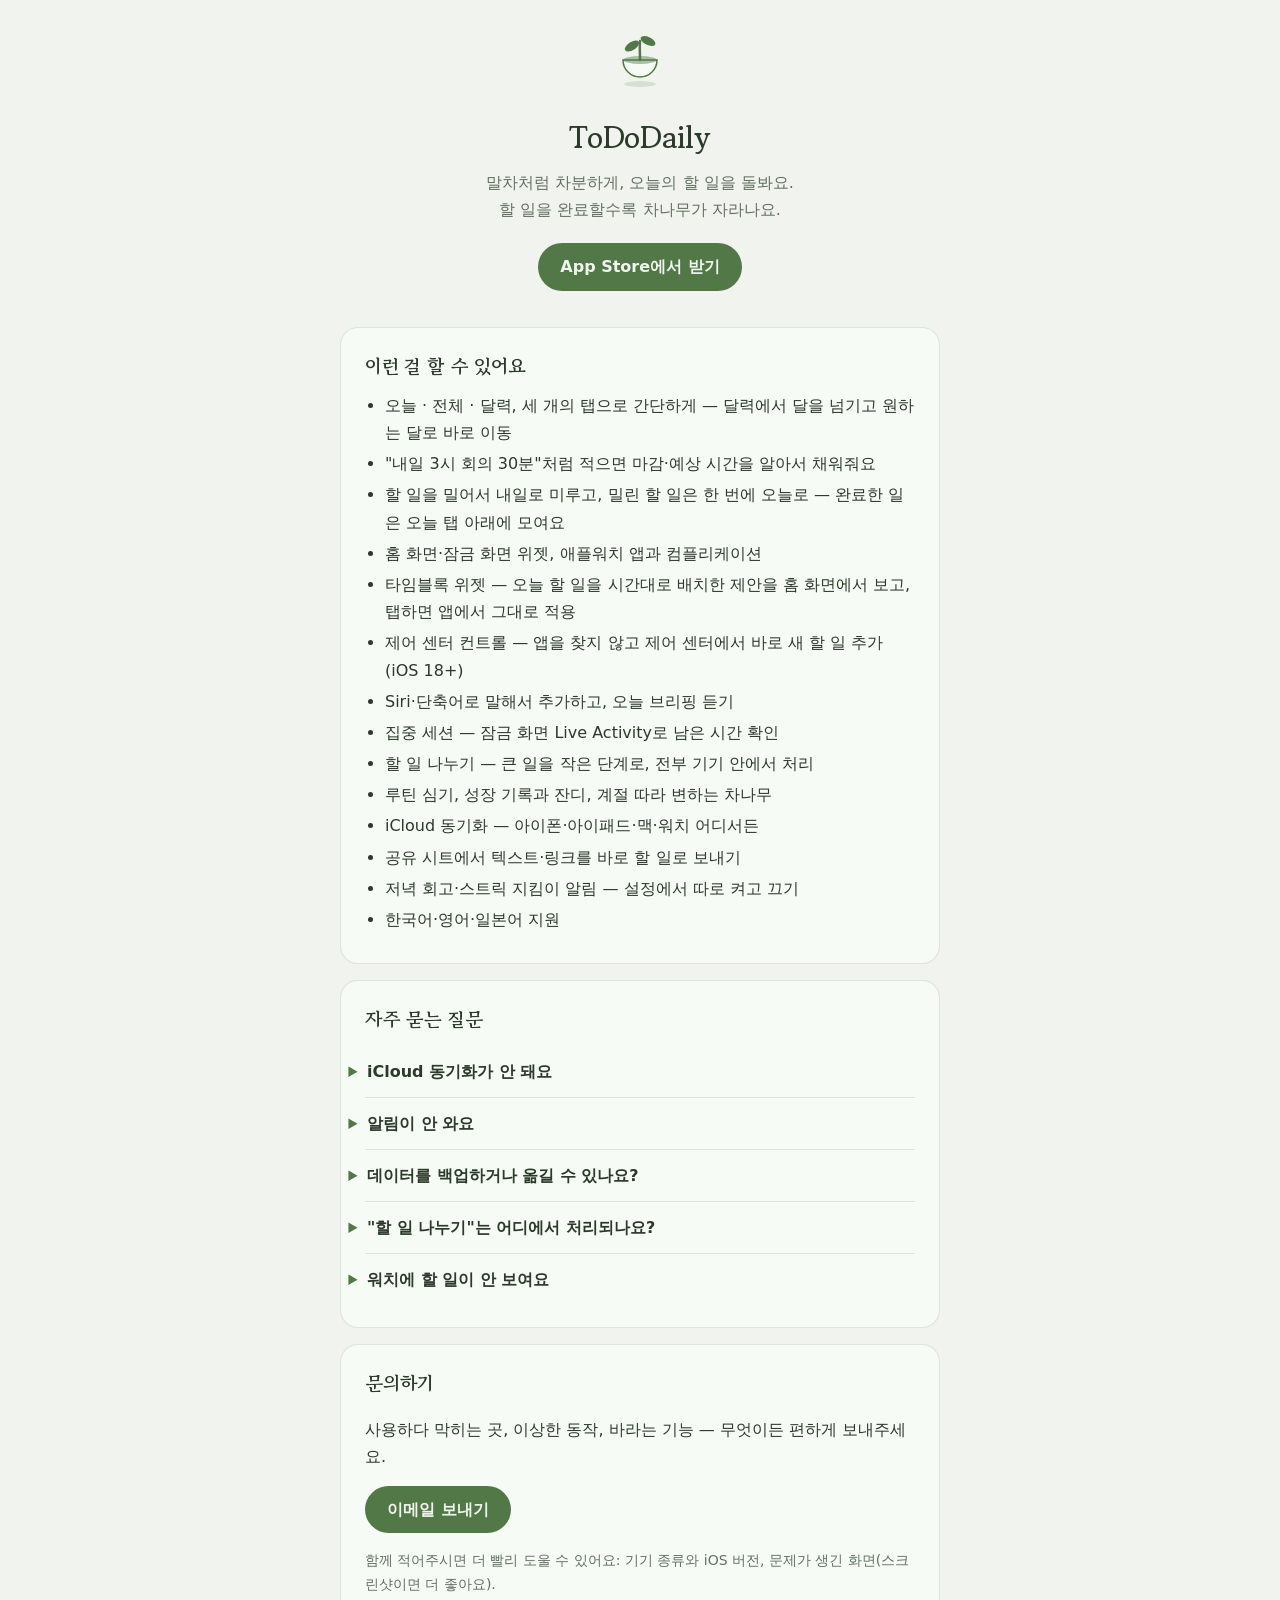
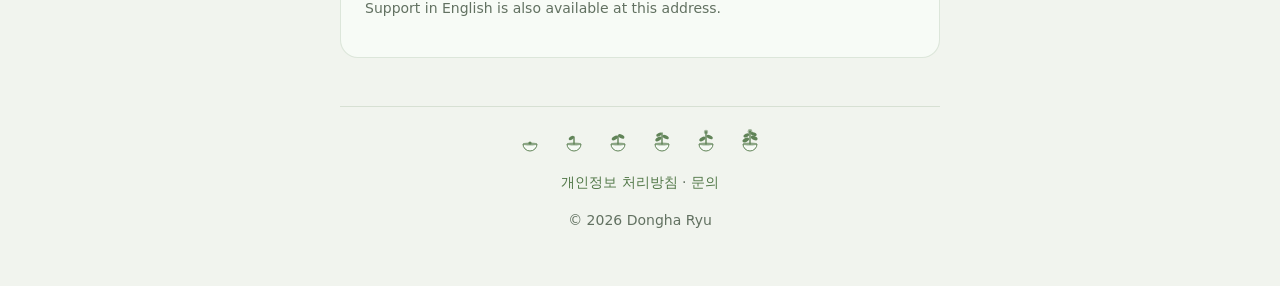
<file: index.html>
<!doctype html>
<html lang="ko">
<head>
  <meta charset="utf-8" />
  <title>ToDoDaily 지원</title>
  <meta name="viewport" content="width=device-width,initial-scale=1" />
  <meta name="description" content="ToDoDaily 지원 페이지 — 자주 묻는 질문과 문의 방법" />
  <link rel="preconnect" href="https://fonts.googleapis.com" />
  <link rel="preconnect" href="https://fonts.gstatic.com" crossorigin />
  <link href="https://fonts.googleapis.com/css2?family=Gowun+Batang:wght@400;700&display=swap" rel="stylesheet" />
  <link rel="stylesheet" href="./style.css" />
</head>
<body>
<div class="wrap">

  <header class="hero">
    <svg width="76" height="76" viewBox="0 0 76 76" aria-hidden="true">
      <ellipse cx="38" cy="64" rx="16" ry="3" fill="var(--line)"/>
      <path d="M21 40 a17 17 0 0 0 34 0 z" fill="var(--card)" stroke="var(--matcha)" stroke-width="1.5"/>
      <ellipse cx="38" cy="40" rx="17" ry="4" fill="var(--matcha)" opacity="0.45"/>
      <path d="M38 40 C38 32 37.5 27 38 21" stroke="var(--matcha)" stroke-width="2.5" fill="none" stroke-linecap="round"/>
      <ellipse cx="30" cy="26" rx="8" ry="4" transform="rotate(-32 30 26)" fill="var(--matcha)"/>
      <ellipse cx="46" cy="21" rx="8" ry="4" transform="rotate(26 46 21)" fill="var(--matcha)"/>
    </svg>
    <h1 class="brand">ToDoDaily</h1>
    <p class="tagline">말차처럼 차분하게, 오늘의 할 일을 돌봐요.<br/>
      할 일을 완료할수록 차나무가 자라나요.</p>
    <a class="btn" href="https://apps.apple.com/app/id6799455933">App Store에서 받기</a>
  </header>

  <section class="card">
    <h2>이런 걸 할 수 있어요</h2>
    <ul>
      <li>오늘 · 전체 · 달력, 세 개의 탭으로 간단하게 — 달력에서 달을 넘기고 원하는 달로 바로 이동</li>
      <li>"내일 3시 회의 30분"처럼 적으면 마감·예상 시간을 알아서 채워줘요</li>
      <li>할 일을 밀어서 내일로 미루고, 밀린 할 일은 한 번에 오늘로 — 완료한 일은 오늘 탭 아래에 모여요</li>
      <li>홈 화면·잠금 화면 위젯, 애플워치 앱과 컴플리케이션</li>
      <li>타임블록 위젯 — 오늘 할 일을 시간대로 배치한 제안을 홈 화면에서 보고, 탭하면 앱에서 그대로 적용</li>
      <li>제어 센터 컨트롤 — 앱을 찾지 않고 제어 센터에서 바로 새 할 일 추가 (iOS 18+)</li>
      <li>Siri·단축어로 말해서 추가하고, 오늘 브리핑 듣기</li>
      <li>집중 세션 — 잠금 화면 Live Activity로 남은 시간 확인</li>
      <li>할 일 나누기 — 큰 일을 작은 단계로, 전부 기기 안에서 처리</li>
      <li>루틴 심기, 성장 기록과 잔디, 계절 따라 변하는 차나무</li>
      <li>iCloud 동기화 — 아이폰·아이패드·맥·워치 어디서든</li>
      <li>공유 시트에서 텍스트·링크를 바로 할 일로 보내기</li>
      <li>저녁 회고·스트릭 지킴이 알림 — 설정에서 따로 켜고 끄기</li>
      <li>한국어·영어·일본어 지원</li>
    </ul>
  </section>

  <section class="card">
    <h2>자주 묻는 질문</h2>

    <details>
      <summary>iCloud 동기화가 안 돼요</summary>
      <p>설정 탭에서 <strong>iCloud 동기화</strong>가 켜져 있는지, 두 기기가 <strong>같은 Apple 계정</strong>으로 로그인돼 있는지 확인해 주세요. 네트워크 상태에 따라 반영까지 몇 분 걸릴 수 있어요. 기기의 설정 앱 &gt; Apple 계정 &gt; iCloud에서 ToDoDaily가 허용돼 있는지도 확인해 주세요.</p>
    </details>

    <details>
      <summary>알림이 안 와요</summary>
      <p>설정 앱 &gt; 알림 &gt; ToDoDaily에서 알림이 허용돼 있는지 확인해 주세요. 앱의 설정 탭에서 <strong>조용 시간</strong>을 켜 두었다면 그 시간대의 마감 알림은 조용 시간이 끝난 뒤로 미뤄져요. 기기의 집중 모드(방해금지)도 알림을 가릴 수 있어요. 아침 알림·저녁 회고·스트릭 지킴이는 앱의 설정 &gt; 알림에서 따로 켜고 끌 수 있어요.</p>
    </details>

    <details>
      <summary>데이터를 백업하거나 옮길 수 있나요?</summary>
      <p>iCloud 동기화를 켜 두면 같은 Apple 계정의 새 기기에서 자동으로 이어져요. 앱의 설정 &gt; 데이터에서 애플 <strong>미리알림·캘린더로 내보내기</strong>도 할 수 있고, 오늘 목록은 공유 버튼으로 텍스트 체크리스트로 보낼 수 있어요.</p>
    </details>

    <details>
      <summary>"할 일 나누기"는 어디에서 처리되나요?</summary>
      <p>전부 <strong>기기 안</strong>에서 처리돼요. Apple Intelligence를 쓸 수 있는 기기에선 온디바이스 AI가, 그 외에는 내장 규칙이 단계를 만들어요. 어떤 경우든 할 일 내용이 외부 서버로 전송되지 않아요.</p>
    </details>

    <details>
      <summary>워치에 할 일이 안 보여요</summary>
      <p>워치는 iCloud를 통해 아이폰과 데이터를 나눠요. 두 기기 모두 같은 Apple 계정인지 확인하고 잠시 기다려 주세요. 워치 앱을 한 번 닫았다 열면 새로 고쳐져요.</p>
    </details>
  </section>

  <section class="card">
    <h2>문의하기</h2>
    <p>사용하다 막히는 곳, 이상한 동작, 바라는 기능 — 무엇이든 편하게 보내주세요.</p>
    <p><a class="btn" href="mailto:rsj1001@gmail.com?subject=ToDoDaily%20%EB%AC%B8%EC%9D%98">이메일 보내기</a></p>
    <p class="muted small">함께 적어주시면 더 빨리 도울 수 있어요: 기기 종류와 iOS 버전, 문제가 생긴 화면(스크린샷이면 더 좋아요).<br/>
    Support in English is also available at this address.</p>
  </section>

  <footer>
    <div class="stages" aria-hidden="true">
      <!-- 앱의 성장 사다리: 씨앗 → 새싹 → 떡잎 → 어린 차나무 → 꽃 핀 차나무 → 다 자란 차나무 -->
      <svg width="30" height="30" viewBox="0 0 30 30">
        <path d="M8 17 a7 7 0 0 0 14 0 z" fill="var(--card)" stroke="var(--matcha)" stroke-width="1"/>
        <ellipse cx="15" cy="17" rx="7" ry="1.8" fill="var(--matcha)" opacity="0.4"/>
        <circle cx="15" cy="16" r="1.6" fill="var(--matcha)"/>
      </svg>
      <svg width="30" height="30" viewBox="0 0 30 30">
        <path d="M8 17 a7 7 0 0 0 14 0 z" fill="var(--card)" stroke="var(--matcha)" stroke-width="1"/>
        <ellipse cx="15" cy="17" rx="7" ry="1.8" fill="var(--matcha)" opacity="0.4"/>
        <path d="M15 17 C15 14 15 12 15 10" stroke="var(--matcha)" stroke-width="1.4" fill="none" stroke-linecap="round"/>
        <ellipse cx="12.4" cy="11" rx="3" ry="1.6" transform="rotate(-30 12.4 11)" fill="var(--matcha)"/>
      </svg>
      <svg width="30" height="30" viewBox="0 0 30 30">
        <path d="M8 17 a7 7 0 0 0 14 0 z" fill="var(--card)" stroke="var(--matcha)" stroke-width="1"/>
        <ellipse cx="15" cy="17" rx="7" ry="1.8" fill="var(--matcha)" opacity="0.4"/>
        <path d="M15 17 C15 13 15 11 15 9" stroke="var(--matcha)" stroke-width="1.4" fill="none" stroke-linecap="round"/>
        <ellipse cx="11.8" cy="11" rx="3.4" ry="1.8" transform="rotate(-30 11.8 11)" fill="var(--matcha)"/>
        <ellipse cx="18.2" cy="9.4" rx="3.4" ry="1.8" transform="rotate(26 18.2 9.4)" fill="var(--matcha)"/>
      </svg>
      <svg width="30" height="30" viewBox="0 0 30 30">
        <path d="M8 17 a7 7 0 0 0 14 0 z" fill="var(--card)" stroke="var(--matcha)" stroke-width="1"/>
        <ellipse cx="15" cy="17" rx="7" ry="1.8" fill="var(--matcha)" opacity="0.4"/>
        <path d="M15 17 C15 12 15 9 15 6" stroke="var(--matcha)" stroke-width="1.4" fill="none" stroke-linecap="round"/>
        <ellipse cx="11.4" cy="12" rx="3.4" ry="1.8" transform="rotate(-30 11.4 12)" fill="var(--matcha)"/>
        <ellipse cx="18.6" cy="10" rx="3.4" ry="1.8" transform="rotate(26 18.6 10)" fill="var(--matcha)"/>
        <ellipse cx="12" cy="7.6" rx="3" ry="1.6" transform="rotate(-26 12 7.6)" fill="var(--matcha)"/>
      </svg>
      <svg width="30" height="30" viewBox="0 0 30 30">
        <path d="M8 17 a7 7 0 0 0 14 0 z" fill="var(--card)" stroke="var(--matcha)" stroke-width="1"/>
        <ellipse cx="15" cy="17" rx="7" ry="1.8" fill="var(--matcha)" opacity="0.4"/>
        <path d="M15 17 C15 12 15 8 15 5.5" stroke="var(--matcha)" stroke-width="1.4" fill="none" stroke-linecap="round"/>
        <ellipse cx="11.4" cy="12" rx="3.4" ry="1.8" transform="rotate(-30 11.4 12)" fill="var(--matcha)"/>
        <ellipse cx="18.6" cy="10" rx="3.4" ry="1.8" transform="rotate(26 18.6 10)" fill="var(--matcha)"/>
        <circle cx="15" cy="5" r="2.2" fill="var(--matcha)" opacity="0.55"/>
        <circle cx="15" cy="5" r="0.9" fill="var(--matcha)"/>
      </svg>
      <svg width="30" height="30" viewBox="0 0 30 30">
        <path d="M8 17 a7 7 0 0 0 14 0 z" fill="var(--card)" stroke="var(--matcha)" stroke-width="1"/>
        <ellipse cx="15" cy="17" rx="7" ry="1.8" fill="var(--matcha)" opacity="0.4"/>
        <path d="M15 17 C15 11 15 7 15 4.5" stroke="var(--matcha)" stroke-width="1.4" fill="none" stroke-linecap="round"/>
        <ellipse cx="10.8" cy="13" rx="3.6" ry="1.9" transform="rotate(-30 10.8 13)" fill="var(--matcha)"/>
        <ellipse cx="19.2" cy="11" rx="3.6" ry="1.9" transform="rotate(26 19.2 11)" fill="var(--matcha)"/>
        <ellipse cx="11.4" cy="8.4" rx="3.2" ry="1.7" transform="rotate(-26 11.4 8.4)" fill="var(--matcha)"/>
        <ellipse cx="18.6" cy="7" rx="3.2" ry="1.7" transform="rotate(22 18.6 7)" fill="var(--matcha)"/>
        <circle cx="15" cy="4.4" r="2.4" fill="var(--matcha)" opacity="0.55"/>
        <circle cx="15" cy="4.4" r="1" fill="var(--matcha)"/>
      </svg>
    </div>
    <p><a href="./privacy.html">개인정보 처리방침</a> · <a href="mailto:rsj1001@gmail.com">문의</a></p>
    <p>© 2026 Dongha Ryu</p>
  </footer>

</div>
</body>
</html>
</file>
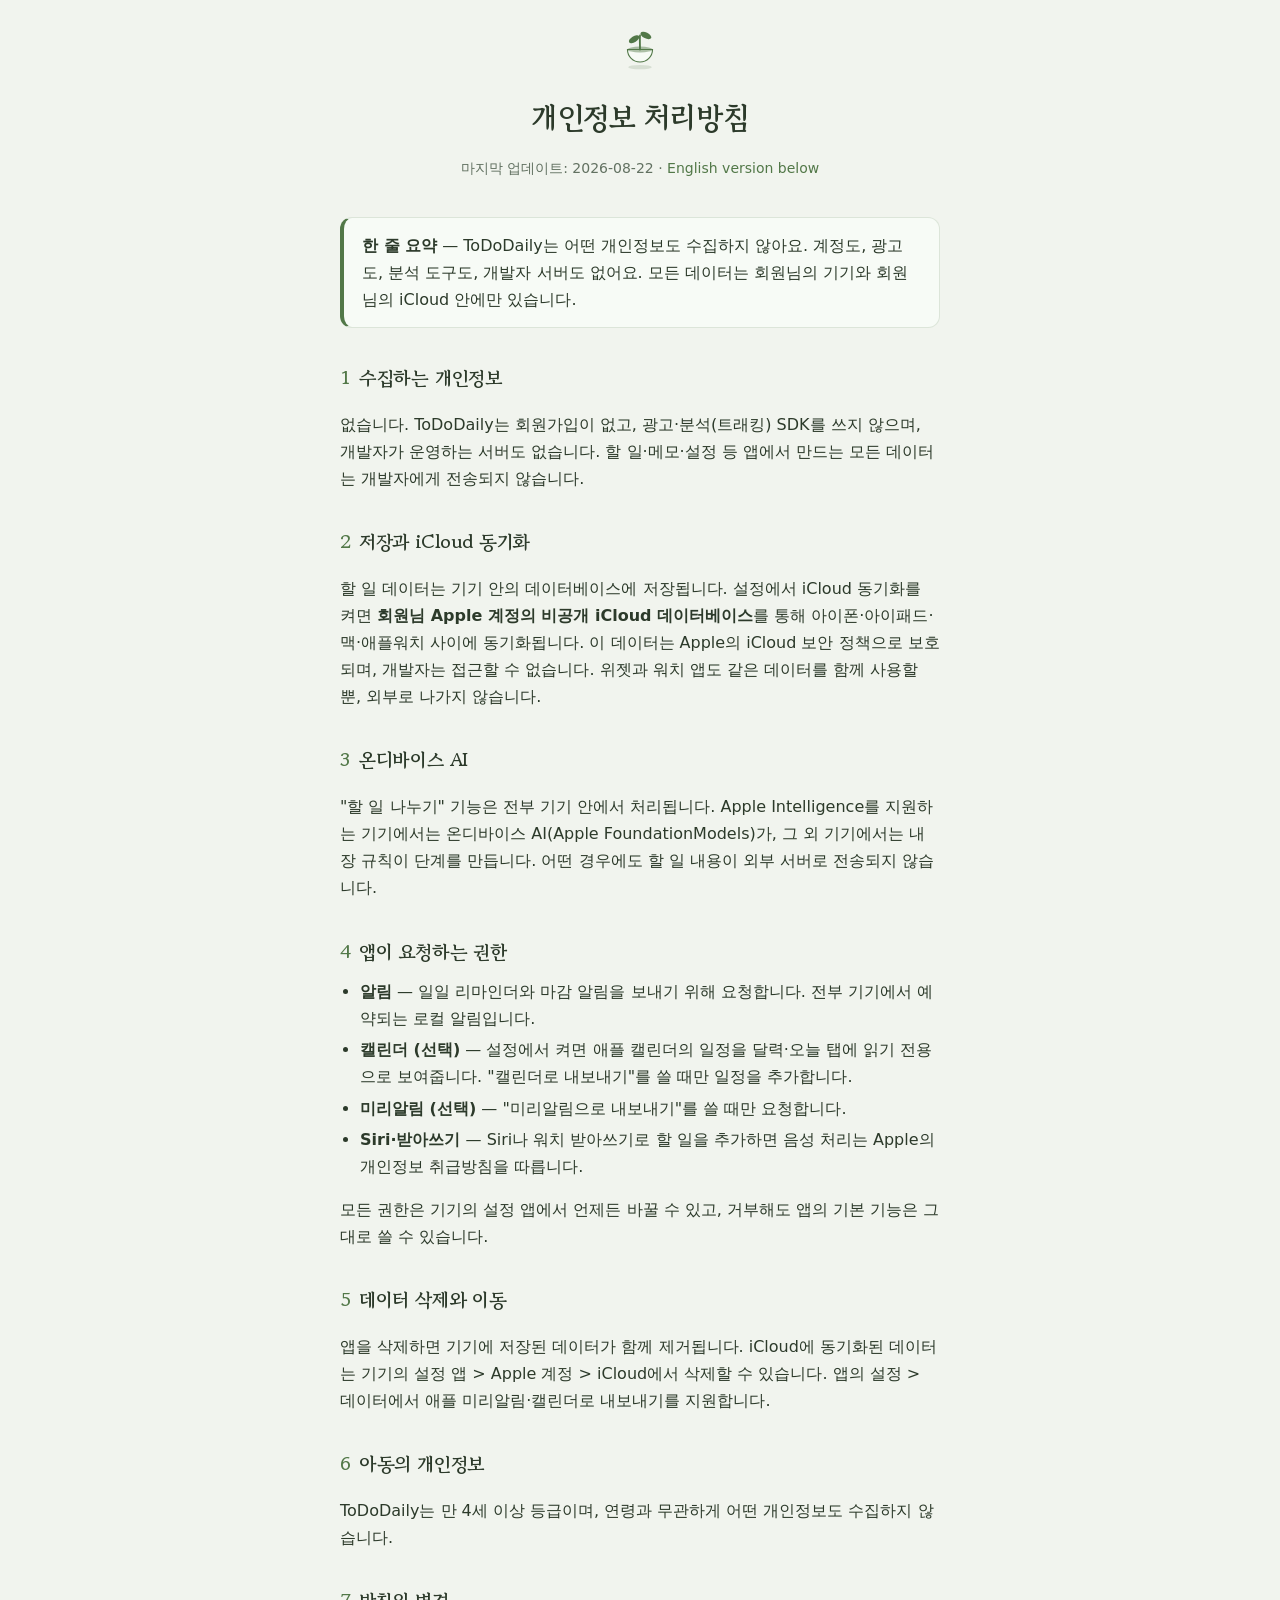
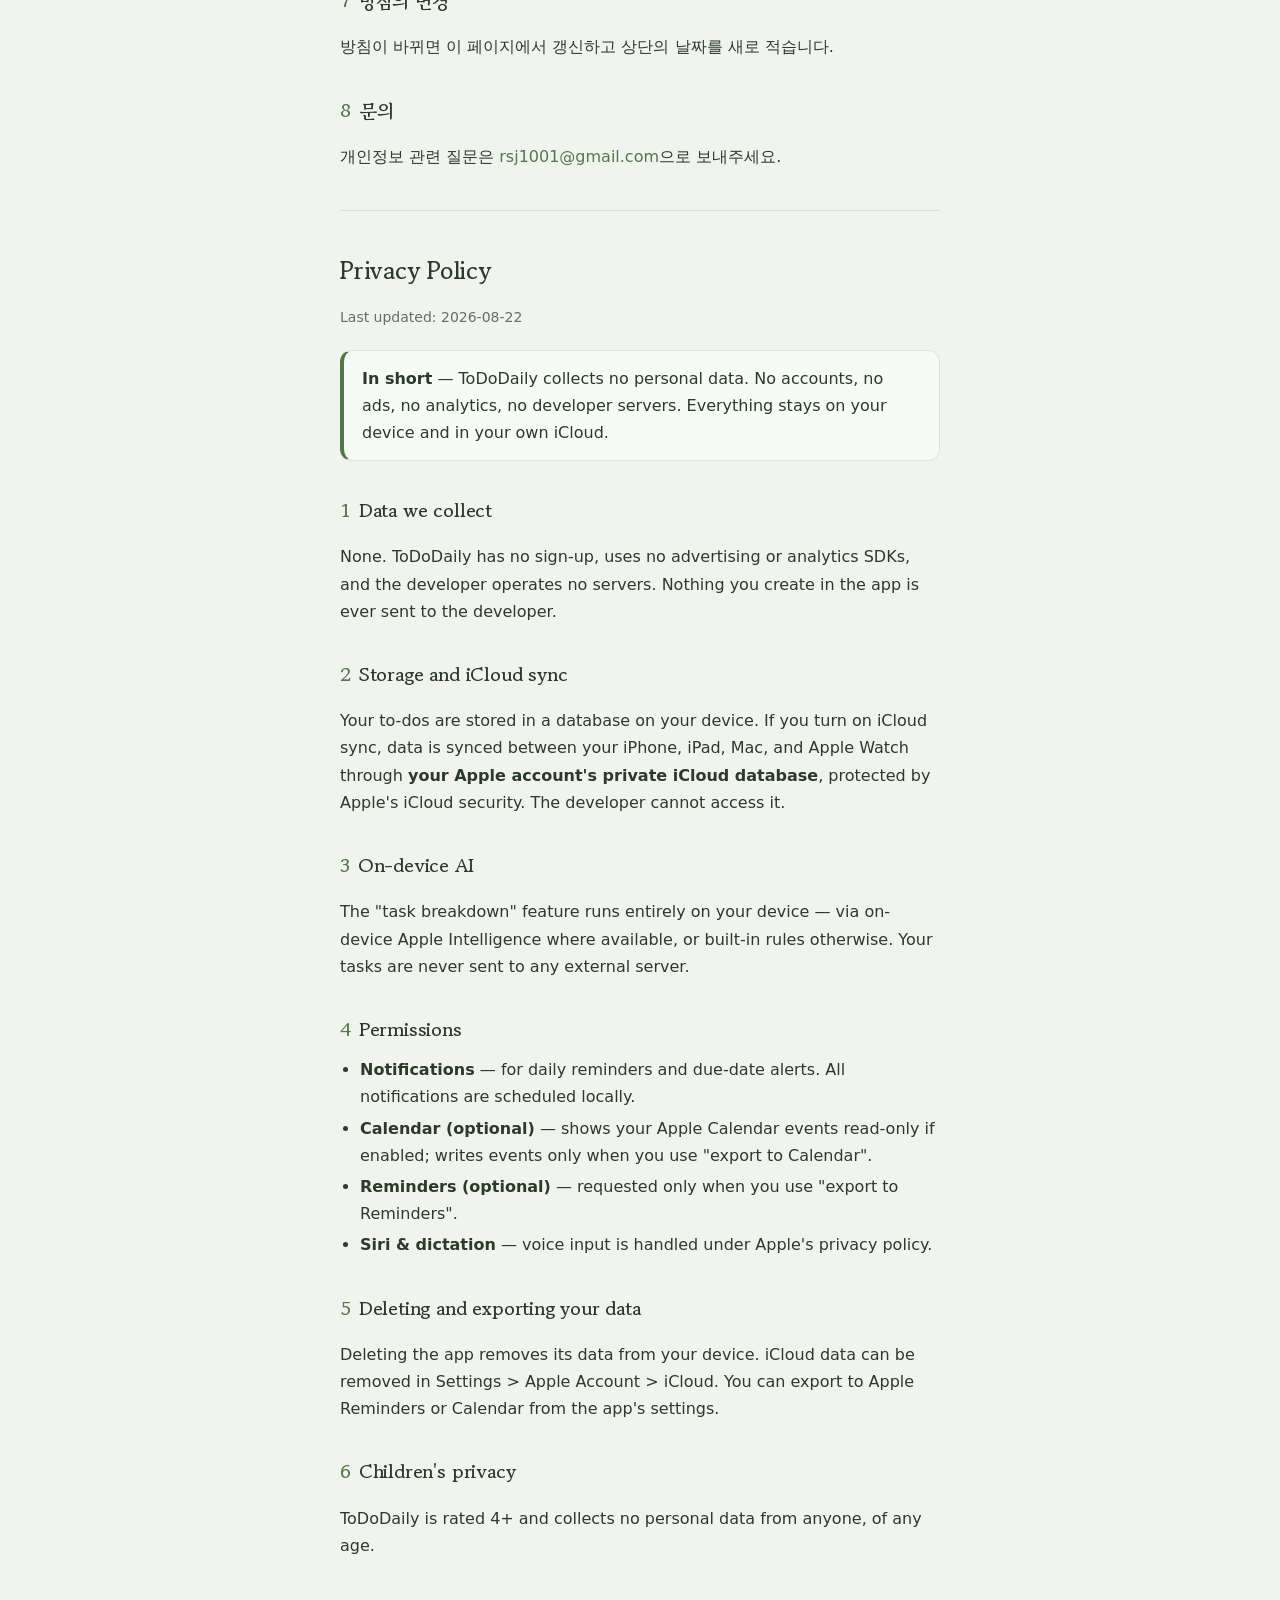
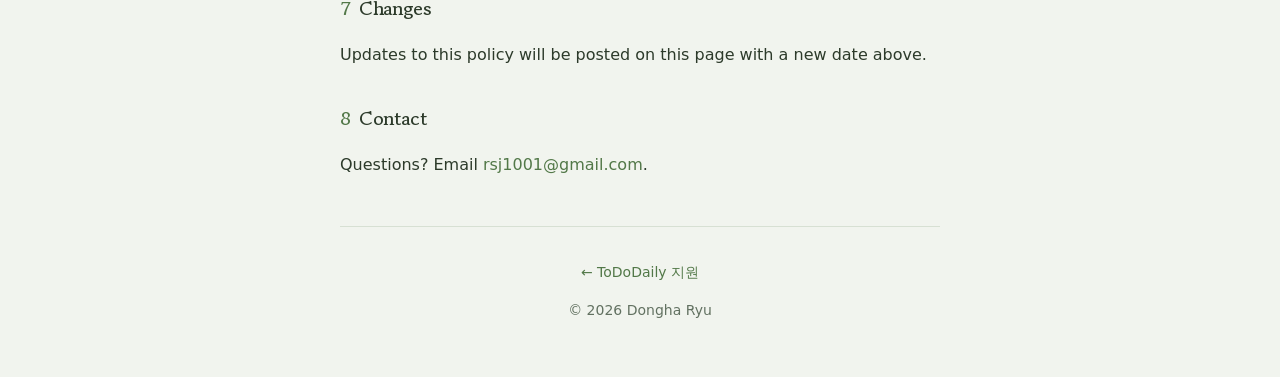
<file: privacy.html>
<!doctype html>
<html lang="ko">
<head>
  <meta charset="utf-8" />
  <title>ToDoDaily 개인정보 처리방침</title>
  <meta name="viewport" content="width=device-width,initial-scale=1" />
  <meta name="description" content="ToDoDaily 개인정보 처리방침 — 개인정보를 수집하지 않습니다" />
  <link rel="preconnect" href="https://fonts.googleapis.com" />
  <link rel="preconnect" href="https://fonts.gstatic.com" crossorigin />
  <link href="https://fonts.googleapis.com/css2?family=Gowun+Batang:wght@400;700&display=swap" rel="stylesheet" />
  <link rel="stylesheet" href="./style.css" />
</head>
<body>
<div class="wrap policy">

  <header class="hero">
    <svg width="56" height="56" viewBox="0 0 76 76" aria-hidden="true">
      <ellipse cx="38" cy="64" rx="16" ry="3" fill="var(--line)"/>
      <path d="M21 40 a17 17 0 0 0 34 0 z" fill="var(--card)" stroke="var(--matcha)" stroke-width="1.5"/>
      <ellipse cx="38" cy="40" rx="17" ry="4" fill="var(--matcha)" opacity="0.45"/>
      <path d="M38 40 C38 32 37.5 27 38 21" stroke="var(--matcha)" stroke-width="2.5" fill="none" stroke-linecap="round"/>
      <ellipse cx="30" cy="26" rx="8" ry="4" transform="rotate(-32 30 26)" fill="var(--matcha)"/>
      <ellipse cx="46" cy="21" rx="8" ry="4" transform="rotate(26 46 21)" fill="var(--matcha)"/>
    </svg>
    <h1>개인정보 처리방침</h1>
    <p class="muted small">마지막 업데이트: 2026-08-22 · <a href="#english">English version below</a></p>
  </header>

  <div class="callout">
    <strong>한 줄 요약</strong> — ToDoDaily는 어떤 개인정보도 수집하지 않아요. 계정도, 광고도, 분석 도구도, 개발자 서버도 없어요. 모든 데이터는 회원님의 기기와 회원님의 iCloud 안에만 있습니다.
  </div>

  <h2><span class="no">1</span>수집하는 개인정보</h2>
  <p>없습니다. ToDoDaily는 회원가입이 없고, 광고·분석(트래킹) SDK를 쓰지 않으며, 개발자가 운영하는 서버도 없습니다. 할 일·메모·설정 등 앱에서 만드는 모든 데이터는 개발자에게 전송되지 않습니다.</p>

  <h2><span class="no">2</span>저장과 iCloud 동기화</h2>
  <p>할 일 데이터는 기기 안의 데이터베이스에 저장됩니다. 설정에서 iCloud 동기화를 켜면 <strong>회원님 Apple 계정의 비공개 iCloud 데이터베이스</strong>를 통해 아이폰·아이패드·맥·애플워치 사이에 동기화됩니다. 이 데이터는 Apple의 iCloud 보안 정책으로 보호되며, 개발자는 접근할 수 없습니다. 위젯과 워치 앱도 같은 데이터를 함께 사용할 뿐, 외부로 나가지 않습니다.</p>

  <h2><span class="no">3</span>온디바이스 AI</h2>
  <p>"할 일 나누기" 기능은 전부 기기 안에서 처리됩니다. Apple Intelligence를 지원하는 기기에서는 온디바이스 AI(Apple FoundationModels)가, 그 외 기기에서는 내장 규칙이 단계를 만듭니다. 어떤 경우에도 할 일 내용이 외부 서버로 전송되지 않습니다.</p>

  <h2><span class="no">4</span>앱이 요청하는 권한</h2>
  <ul>
    <li><strong>알림</strong> — 일일 리마인더와 마감 알림을 보내기 위해 요청합니다. 전부 기기에서 예약되는 로컬 알림입니다.</li>
    <li><strong>캘린더 (선택)</strong> — 설정에서 켜면 애플 캘린더의 일정을 달력·오늘 탭에 읽기 전용으로 보여줍니다. "캘린더로 내보내기"를 쓸 때만 일정을 추가합니다.</li>
    <li><strong>미리알림 (선택)</strong> — "미리알림으로 내보내기"를 쓸 때만 요청합니다.</li>
    <li><strong>Siri·받아쓰기</strong> — Siri나 워치 받아쓰기로 할 일을 추가하면 음성 처리는 Apple의 개인정보 취급방침을 따릅니다.</li>
  </ul>
  <p>모든 권한은 기기의 설정 앱에서 언제든 바꿀 수 있고, 거부해도 앱의 기본 기능은 그대로 쓸 수 있습니다.</p>

  <h2><span class="no">5</span>데이터 삭제와 이동</h2>
  <p>앱을 삭제하면 기기에 저장된 데이터가 함께 제거됩니다. iCloud에 동기화된 데이터는 기기의 설정 앱 &gt; Apple 계정 &gt; iCloud에서 삭제할 수 있습니다. 앱의 설정 &gt; 데이터에서 애플 미리알림·캘린더로 내보내기를 지원합니다.</p>

  <h2><span class="no">6</span>아동의 개인정보</h2>
  <p>ToDoDaily는 만 4세 이상 등급이며, 연령과 무관하게 어떤 개인정보도 수집하지 않습니다.</p>

  <h2><span class="no">7</span>방침의 변경</h2>
  <p>방침이 바뀌면 이 페이지에서 갱신하고 상단의 날짜를 새로 적습니다.</p>

  <h2><span class="no">8</span>문의</h2>
  <p>개인정보 관련 질문은 <a href="mailto:rsj1001@gmail.com?subject=ToDoDaily%20%EA%B0%9C%EC%9D%B8%EC%A0%95%EB%B3%B4%20%EB%AC%B8%EC%9D%98">rsj1001@gmail.com</a>으로 보내주세요.</p>

  <hr style="border: none; border-top: 1px solid var(--line); margin: 40px 0;" />

  <section id="english" lang="en">
    <h1 style="font-size: 24px;">Privacy Policy</h1>
    <p class="muted small">Last updated: 2026-08-22</p>

    <div class="callout">
      <strong>In short</strong> — ToDoDaily collects no personal data. No accounts, no ads, no analytics, no developer servers. Everything stays on your device and in your own iCloud.
    </div>

    <h2><span class="no">1</span>Data we collect</h2>
    <p>None. ToDoDaily has no sign-up, uses no advertising or analytics SDKs, and the developer operates no servers. Nothing you create in the app is ever sent to the developer.</p>

    <h2><span class="no">2</span>Storage and iCloud sync</h2>
    <p>Your to-dos are stored in a database on your device. If you turn on iCloud sync, data is synced between your iPhone, iPad, Mac, and Apple Watch through <strong>your Apple account's private iCloud database</strong>, protected by Apple's iCloud security. The developer cannot access it.</p>

    <h2><span class="no">3</span>On-device AI</h2>
    <p>The "task breakdown" feature runs entirely on your device — via on-device Apple Intelligence where available, or built-in rules otherwise. Your tasks are never sent to any external server.</p>

    <h2><span class="no">4</span>Permissions</h2>
    <ul>
      <li><strong>Notifications</strong> — for daily reminders and due-date alerts. All notifications are scheduled locally.</li>
      <li><strong>Calendar (optional)</strong> — shows your Apple Calendar events read-only if enabled; writes events only when you use "export to Calendar".</li>
      <li><strong>Reminders (optional)</strong> — requested only when you use "export to Reminders".</li>
      <li><strong>Siri &amp; dictation</strong> — voice input is handled under Apple's privacy policy.</li>
    </ul>

    <h2><span class="no">5</span>Deleting and exporting your data</h2>
    <p>Deleting the app removes its data from your device. iCloud data can be removed in Settings &gt; Apple Account &gt; iCloud. You can export to Apple Reminders or Calendar from the app's settings.</p>

    <h2><span class="no">6</span>Children's privacy</h2>
    <p>ToDoDaily is rated 4+ and collects no personal data from anyone, of any age.</p>

    <h2><span class="no">7</span>Changes</h2>
    <p>Updates to this policy will be posted on this page with a new date above.</p>

    <h2><span class="no">8</span>Contact</h2>
    <p>Questions? Email <a href="mailto:rsj1001@gmail.com?subject=ToDoDaily%20Privacy">rsj1001@gmail.com</a>.</p>
  </section>

  <footer>
    <p><a href="./index.html">← ToDoDaily 지원</a></p>
    <p>© 2026 Dongha Ryu</p>
  </footer>

</div>
</body>
</html>
</file>
<file: style.css>
/* ToDoDaily site — 앱의 말차 팔레트(MatchaColors.xcassets)와 동일 값 */
:root {
  --bg: #F1F4EE;
  --card: #F7FBF6;
  --ink: #2C3A2A;
  --muted: #627161;
  --matcha: #527848;
  --line: rgba(82, 120, 72, 0.16);
}
@media (prefers-color-scheme: dark) {
  :root {
    --bg: #181F19;
    --card: #252E26;
    --ink: #E2F2DD;
    --muted: #9AAD99;
    --matcha: #B7E1A1;
    --line: rgba(183, 225, 161, 0.16);
  }
}

* { box-sizing: border-box; }

body {
  margin: 0;
  background: var(--bg);
  color: var(--ink);
  font-family: -apple-system, BlinkMacSystemFont, "Apple SD Gothic Neo",
    "Pretendard", "Noto Sans KR", system-ui, sans-serif;
  line-height: 1.7;
  font-size: 16px;
  -webkit-font-smoothing: antialiased;
}

.wrap {
  max-width: 640px;
  margin: 0 auto;
  padding: 20px 20px 40px;
}

/* 제목만 세리프 — 다도의 차분함. 본문은 시스템 산세리프로 조용하게 */
h1, h2, .brand {
  font-family: "Gowun Batang", "Apple SD Gothic Neo", serif;
  font-weight: 700;
  letter-spacing: -0.01em;
}
h1 { font-size: 30px; margin: 16px 0 6px; }
h2 { font-size: 19px; margin: 0 0 10px; color: var(--ink); }

a { color: var(--matcha); text-decoration: none; }
a:hover { text-decoration: underline; }

.hero { text-align: center; margin-bottom: 36px; }
.hero .tagline { color: var(--muted); margin: 0 0 20px; }
.hero svg { display: block; margin: 0 auto; }

/* 앱 카드와 같은 문법: CardBackground + 16% 말차 스트로크 + 18px 라운드 */
.card {
  background: var(--card);
  border: 1px solid var(--line);
  border-radius: 18px;
  padding: 22px 24px;
  margin: 0 0 16px;
}

.btn {
  display: inline-block;
  background: var(--matcha);
  color: var(--bg);
  border-radius: 999px;
  padding: 10px 22px;
  font-weight: 600;
}
.btn:hover { text-decoration: none; opacity: 0.92; }

.muted { color: var(--muted); }
.small { font-size: 14px; }

ul { padding-left: 20px; margin: 8px 0; }
li { margin: 4px 0; }

/* FAQ — 네이티브 details, JS 없음 */
details {
  border-bottom: 1px solid var(--line);
  padding: 12px 2px;
}
details:last-of-type { border-bottom: none; }
summary {
  cursor: pointer;
  font-weight: 600;
  list-style-position: outside;
}
summary::marker { color: var(--matcha); }
details p, details ul { margin-top: 8px; margin-bottom: 4px; }

/* 처리방침 섹션 번호 — 정책 조항은 실제 열거라 번호가 정보다 */
.policy h2 { margin-top: 34px; }
.policy h2 .no {
  color: var(--matcha);
  font-variant-numeric: tabular-nums;
  margin-right: 8px;
}
.callout {
  background: var(--card);
  border: 1px solid var(--line);
  border-left: 4px solid var(--matcha);
  border-radius: 12px;
  padding: 14px 18px;
  margin: 20px 0 8px;
}

footer {
  margin-top: 48px;
  padding-top: 20px;
  border-top: 1px solid var(--line);
  text-align: center;
  color: var(--muted);
  font-size: 14px;
}
/* 서명: 앱의 성장 단계 사다리(씨앗 → 다 자란 차나무) */
.stages {
  display: flex;
  justify-content: center;
  gap: 14px;
  margin: 0 0 14px;
  opacity: 0.9;
}
.stages svg { display: block; }

@media (max-width: 480px) {
  .wrap { padding: 14px 16px 32px; }
  h1 { font-size: 26px; }
}
</file>
